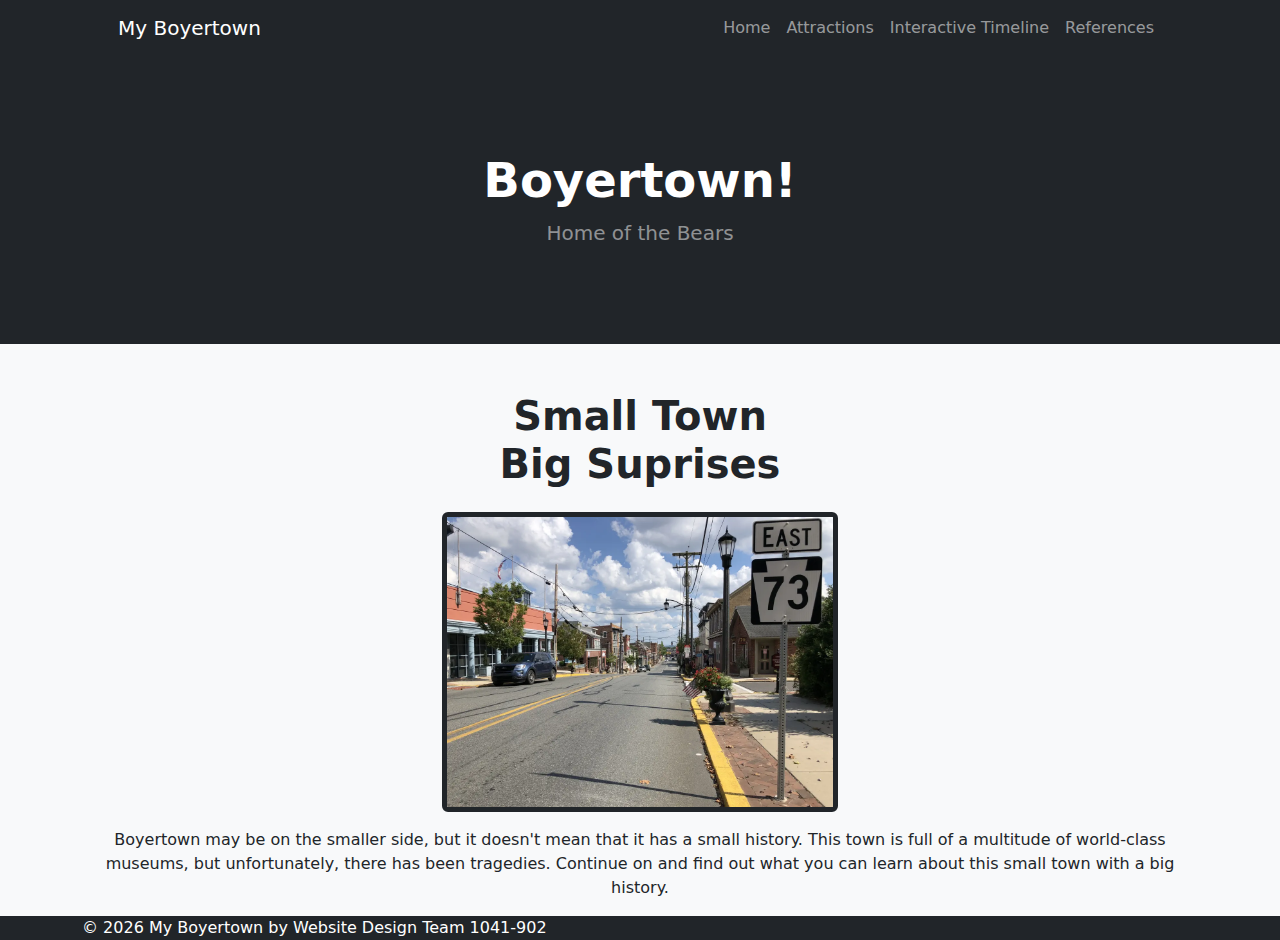
<file: index.html>
<!DOCTYPE html>
<html lang="en">

<head>
  <meta charset="utf-8" />
  <meta name="viewport" content="width=device-width, initial-scale=1, shrink-to-fit=no" />
  <meta name="description" content="" />
  <meta name="author" content="" />
  <title>My Boyertown</title>
  <!-- Favicon-->
  <link rel="icon" type="image/x-icon" href="assets/favicon.ico" />
  <!-- Bootstrap icons-->
  <link href="https://cdn.jsdelivr.net/npm/bootstrap-icons@1.5.0/font/bootstrap-icons.css" rel="stylesheet" />
  <!-- Bootstrap core CSS and core theme css-->
  <link rel="stylesheet" href="https://cdn.jsdelivr.net/npm/bootstrap@5.3.2/dist/css/bootstrap.min.css">
  <link rel="stylesheet" href="css/custom.css">
</head>

<body class="bg-light">
  <nav class="navbar navbar-expand-lg bg-dark navbar-dark">
    <div class="container px-5">
      <a class="navbar-brand" href="index.html">My Boyertown</a>
      <button class="navbar-toggler" type="button" data-bs-toggle="collapse" data-bs-target="#navbarSupportedContent"
        aria-controls="navbarSupportedContent" aria-expanded="false" aria-label="Toggle navigation">
        <span class="navbar-toggler-icon"></span>
      </button>
      <div class="collapse navbar-collapse" id="navbarSupportedContent">
        <ul class="navbar-nav ms-auto mb-2 mb-lg-0">
          <li class="nav-item">
            <a class="nav-link" href="index.html">Home</a>
          </li>
          <li class="nav-item">
            <a class="nav-link" href="attractions.html">Attractions</a>
          </li>
          <li class="nav-item">
            <a class="nav-link" href="timeline.html">Interactive Timeline</a>
          </li>
          <li class="nav-item">
            <a class="nav-link" href="references.html">References</a>
          </li>
        </ul>
      </div>
    </div>
  </nav>
  <main>
    <header>
      <div class="bg-dark py-5">
        <div class="container text-center my-5">
          <h1 class="display-5 text-white fw-bolder mb-2">Boyertown!</h1>
          <p class="lead fw-normal text-white-50 mb-4">Home of the Bears</p>
        </div>
      </div>
    </header>
    <section class="text-center" id="homePageContent">
      <div class="container mt-5">
        <h1 class="fw-bolder">Small Town<br>Big Suprises</h1>
        <img src="assets/images/Home - Main Street.webp" height="300px" class="m-3 rounded border-5 border-dark border">
        <p>Boyertown may be on the smaller side, but it doesn't mean that it has a small history. This town is full of a
          multitude of world-class museums, but unfortunately, there has been tragedies. Continue on and find out what
          you can learn about this small town with a big history.</p>
      </div>
    </section>
  </main>
  <footer>
    <div class="bg-dark text-white">
      <div class="container">
        <span>© 2026 My Boyertown by Website Design Team 1041-902</span>
      </div>
    </div>
  </footer>
  <!-- Bootstrap core JS-->
  <script src="https://cdn.jsdelivr.net/npm/bootstrap@5.2.3/dist/js/bootstrap.bundle.min.js"></script>
  <!-- Core theme JS-->
  <script src="js/scripts.js"></script>
</body>

</html>
</file>
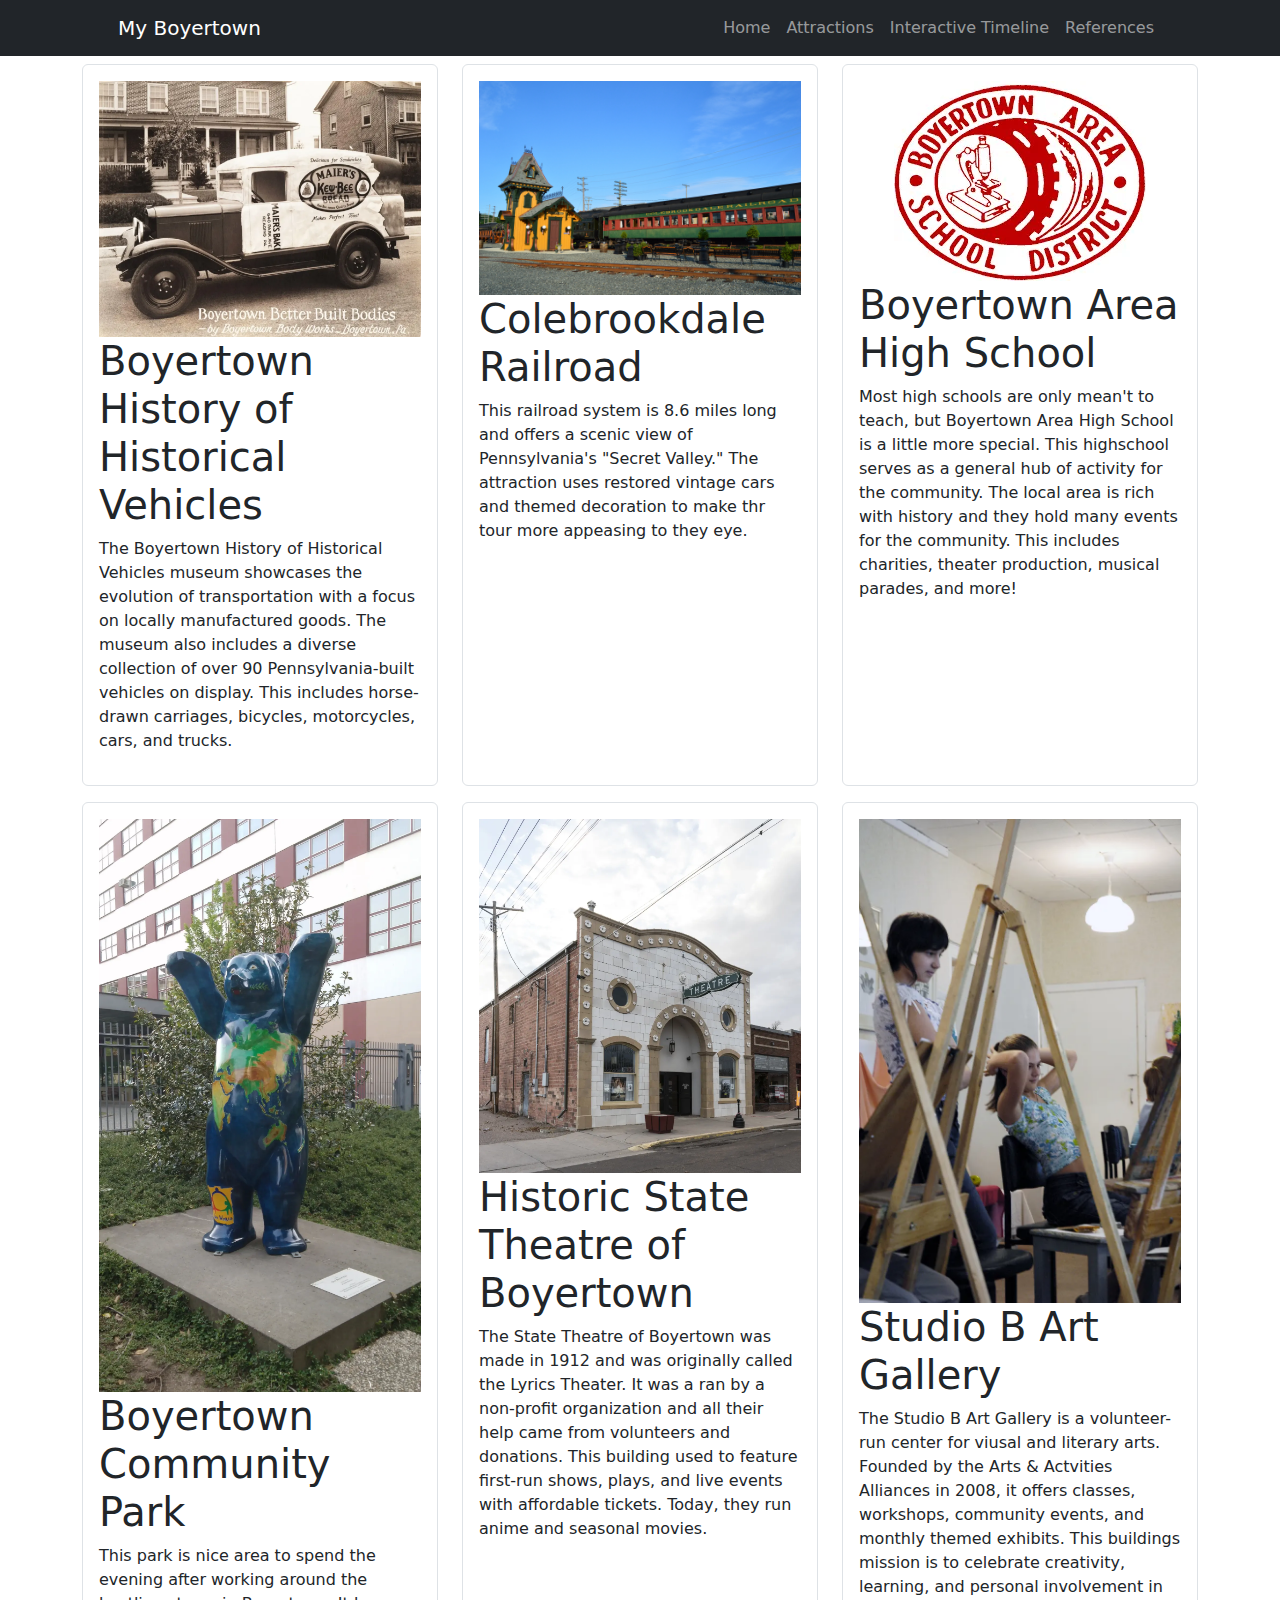
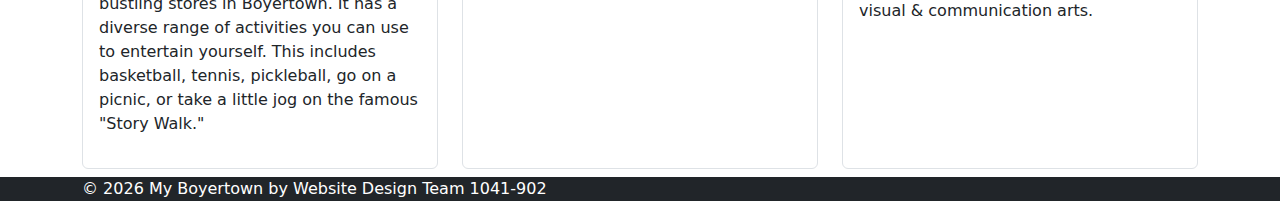
<file: attractions.html>
<!DOCTYPE html>
<html lang="en">

<head>
  <meta charset="utf-8" />
  <meta name="viewport" content="width=device-width, initial-scale=1, shrink-to-fit=no" />
  <meta name="description" content="" />
  <meta name="author" content="" />
  <title>My Boyertown</title>
  <!-- Favicon-->
  <link rel="icon" type="image/x-icon" href="assets/favicon.ico" />
  <!-- Bootstrap icons-->
  <link href="https://cdn.jsdelivr.net/npm/bootstrap-icons@1.5.0/font/bootstrap-icons.css" rel="stylesheet" />
  <!-- Bootstrap core CSS and core theme css-->
  <link rel="stylesheet" href="https://cdn.jsdelivr.net/npm/bootstrap@5.3.2/dist/css/bootstrap.min.css">
  <link rel="stylesheet" href="css/custom.css">
</head>

<body>
  <header>
    <nav class="navbar navbar-expand-lg bg-dark navbar-dark">
      <div class="container px-5">
        <a class="navbar-brand" href="index.html">My Boyertown</a>
        <button class="navbar-toggler" type="button" data-bs-toggle="collapse" data-bs-target="#navbarSupportedContent"
          aria-controls="navbarSupportedContent" aria-expanded="false" aria-label="Toggle navigation">
          <span class="navbar-toggler-icon"></span>
        </button>
        <div class="collapse navbar-collapse" id="navbarSupportedContent">
          <ul class="navbar-nav ms-auto mb-2 mb-lg-0">
            <li class="nav-item">
              <a class="nav-link" href="index.html">Home</a>
            </li>
            <li class="nav-item">
              <a class="nav-link" href="attractions.html">Attractions</a>
            </li>
            <li class="nav-item">
              <a class="nav-link" href="timeline.html">Interactive Timeline</a>
            </li>
            <li class="nav-item">
              <a class="nav-link" href="references.html">References</a>
            </li>
          </ul>
        </div>
      </div>
    </nav>
  </header>
  <main>
    <div>
      <div class="container">
        <div class="row">
          <div class="col-12 col-md-6 col-xl-4 my-2">
            <div class="border border-gray rounded p-3 h-100">
              <img src="assets/images/attractions/old vehicle (for Boyertown Museum of Historic Vehicles).webp"
                class="img-fluid d-block m-auto">
              <h1>Boyertown History of Historical Vehicles</h1>
              <p>The Boyertown History of Historical Vehicles museum showcases the evolution of transportation with a
                focus on locally manufactured goods. The museum also includes a diverse collection of over 90
                Pennsylvania-built vehicles on display. This includes horse-drawn carriages, bicycles, motorcycles,
                cars, and trucks.</p>
            </div>
          </div>
          <div class="col-12 col-md-6 col-xl-4 my-2">
            <div class="border border-gray rounded p-3 h-100">
              <img src="assets/images/attractions/Colebrookdale Railroad.webp" class="img-fluid d-block m-auto">
              <h1>Colebrookdale Railroad</h1>
              <p>This railroad system is 8.6 miles long and offers a scenic view of Pennsylvania's "Secret Valley." The
                attraction uses restored vintage cars and themed decoration to make thr tour more appeasing to they eye.
              </p>
            </div>
          </div>
          <div class="col-12 col-md-6 col-xl-4 my-2">
            <div class="border border-gray rounded p-3 h-100">
              <img src="assets/images/attractions/BASD seal (for high school).webp" class="img-fluid d-block m-auto">
              <h1>Boyertown Area High School</h1>
              <p>Most high schools are only mean't to teach, but Boyertown Area High School is a little more special.
                This highschool serves as a general hub of activity for the community. The local area is rich with
                history and they hold many events for the community. This includes charities, theater production,
                musical parades, and more!</p>
            </div>
          </div>
          <div class="col-12 col-md-6 col-xl-4 my-2">
            <div class="border border-gray rounded p-3 h-100">
              <img src="assets/images/attractions/bear statue.webp" class="img-fluid d-block m-auto">
              <h1>Boyertown Community Park</h1>
              <p>This park is nice area to spend the evening after working around the bustling stores in Boyertown. It
                has a diverse range of activities you can use to entertain yourself. This includes basketball, tennis,
                pickleball, go on a picnic, or take a little jog on the famous "Story Walk."</p>
            </div>
          </div>
          <div class="col-12 col-md-6 col-xl-4 my-2">
            <div class="border border-gray rounded p-3 h-100">
              <img src="assets/images/attractions/movie theater (for State Theatre).webp"
                class="img-fluid d-block m-auto">
              <h1>Historic State Theatre of Boyertown</h1>
              <p>The State Theatre of Boyertown was made in 1912 and was originally called the Lyrics Theater. It was a
                ran by a non-profit organization and all their help came from volunteers and donations. This building
                used to feature first-run shows, plays, and live events with affordable tickets. Today, they run anime
                and seasonal movies.</p>
            </div>
          </div>
          <div class="col-12 col-md-6 col-xl-4 my-2">
            <div class="border border-gray rounded p-3 h-100">
              <img src="assets/images/attractions/art studio (for Studio B).webp" class="img-fluid d-block m-auto">
              <h1>Studio B Art Gallery</h1>
              <p>The Studio B Art Gallery is a volunteer-run center for viusal and literary arts. Founded by the Arts &
                Actvities Alliances in 2008, it offers classes, workshops, community events, and monthly themed
                exhibits. This buildings mission is to celebrate creativity, learning, and personal involvement in
                visual & communication arts.</p>
            </div>
          </div>
        </div>
      </div>
    </div>
  </main>
  <footer>
    <div class="bg-dark text-white">
      <div class="container">
        <span>© 2026 My Boyertown by Website Design Team 1041-902</span>
      </div>
    </div>
  </footer>
  <!-- Bootstrap core JS-->
  <script src="https://cdn.jsdelivr.net/npm/bootstrap@5.2.3/dist/js/bootstrap.bundle.min.js"></script>
  <!-- Core theme JS-->
  <script src="js/scripts.js"></script>
</body>

</html>
</file>
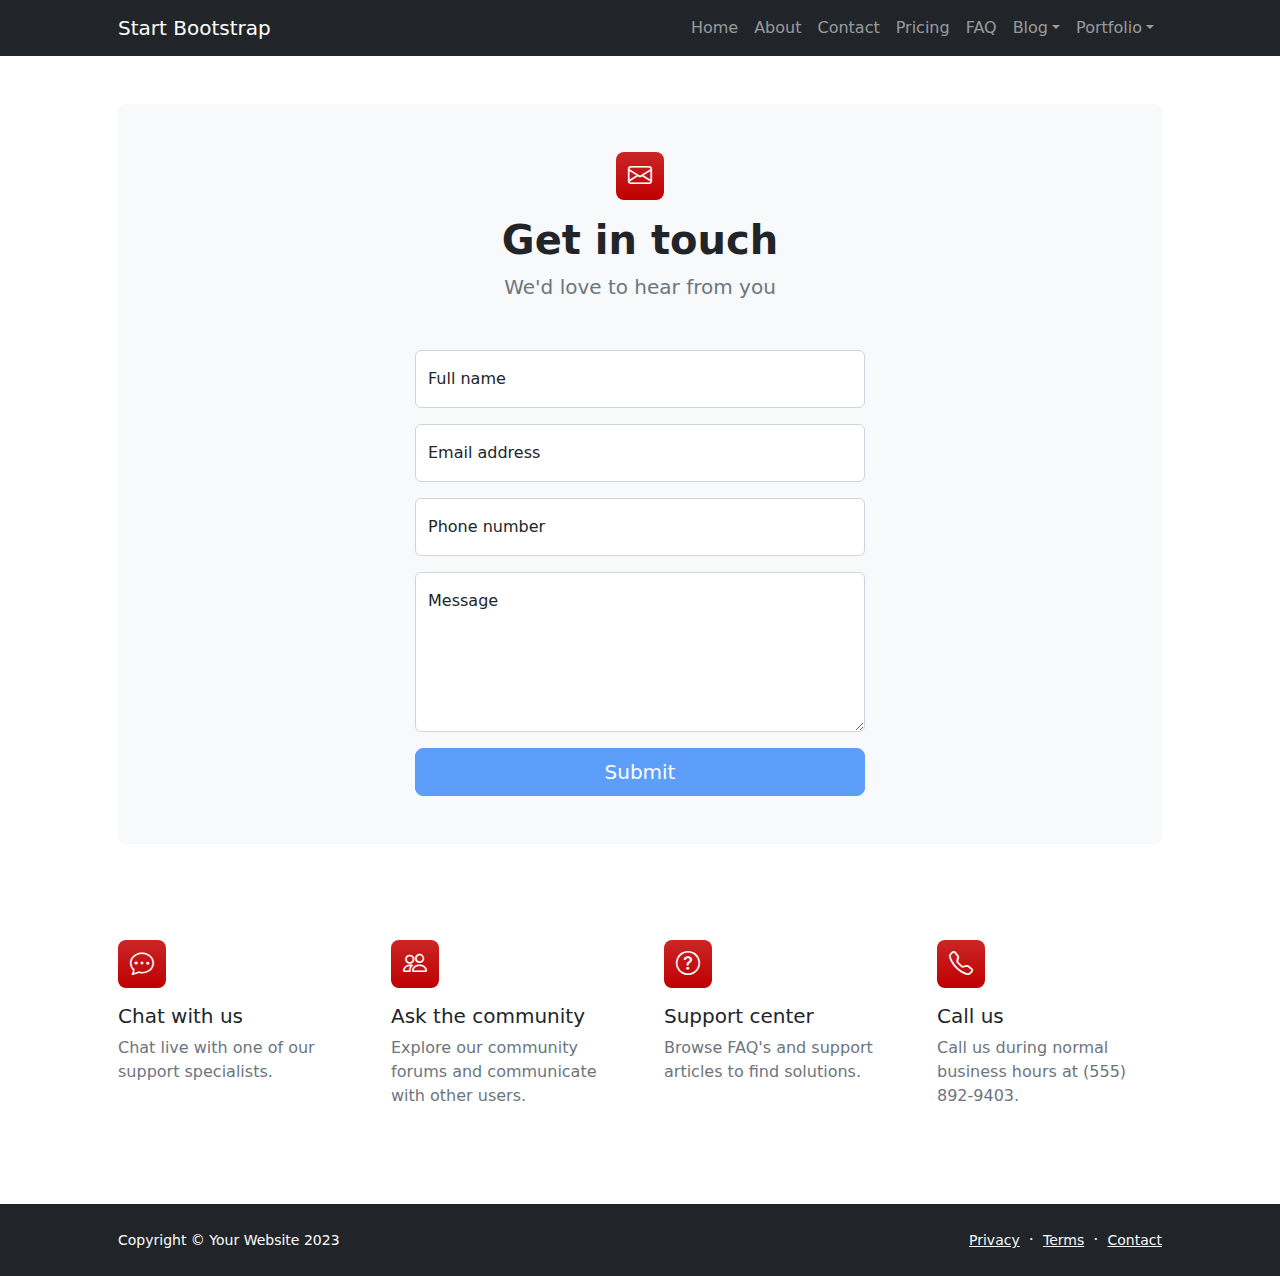
<file: contact.html>
<!DOCTYPE html>
<html lang="en">
    <head>
        <meta charset="utf-8" />
        <meta name="viewport" content="width=device-width, initial-scale=1, shrink-to-fit=no" />
        <meta name="description" content />
        <meta name="author" content />
        <title>Modern Business - Start Bootstrap Template</title>
        <!-- Favicon-->
        <link rel="icon" type="image/x-icon" href="assets/favicon.ico" />
        <!-- Bootstrap icons-->
        <link href="https://cdn.jsdelivr.net/npm/bootstrap-icons@1.5.0/font/bootstrap-icons.css" rel="stylesheet" />
        <!-- Core theme CSS (includes Bootstrap)-->
        <link href="css/styles.css" rel="stylesheet" />
    </head>
    <body class="d-flex flex-column">
        <main class="flex-shrink-0">
            <!-- Navigation-->
            <nav class="navbar navbar-expand-lg navbar-dark bg-dark">
                <div class="container px-5">
                    <a class="navbar-brand" href="index.html">Start Bootstrap</a>
                    <button class="navbar-toggler" type="button" data-bs-toggle="collapse" data-bs-target="#navbarSupportedContent" aria-controls="navbarSupportedContent" aria-expanded="false" aria-label="Toggle navigation"><span class="navbar-toggler-icon"></span></button>
                    <div class="collapse navbar-collapse" id="navbarSupportedContent">
                        <ul class="navbar-nav ms-auto mb-2 mb-lg-0">
                            <li class="nav-item"><a class="nav-link" href="index.html">Home</a></li>
                            <li class="nav-item"><a class="nav-link" href="about.html">About</a></li>
                            <li class="nav-item"><a class="nav-link" href="contact.html">Contact</a></li>
                            <li class="nav-item"><a class="nav-link" href="pricing.html">Pricing</a></li>
                            <li class="nav-item"><a class="nav-link" href="faq.html">FAQ</a></li>
                            <li class="nav-item dropdown">
                                <a class="nav-link dropdown-toggle" id="navbarDropdownBlog" href="#" role="button" data-bs-toggle="dropdown" aria-expanded="false">Blog</a>
                                <ul class="dropdown-menu dropdown-menu-end" aria-labelledby="navbarDropdownBlog">
                                    <li><a class="dropdown-item" href="blog-home.html">Blog Home</a></li>
                                    <li><a class="dropdown-item" href="blog-post.html">Blog Post</a></li>
                                </ul>
                            </li>
                            <li class="nav-item dropdown">
                                <a class="nav-link dropdown-toggle" id="navbarDropdownPortfolio" href="#" role="button" data-bs-toggle="dropdown" aria-expanded="false">Portfolio</a>
                                <ul class="dropdown-menu dropdown-menu-end" aria-labelledby="navbarDropdownPortfolio">
                                    <li><a class="dropdown-item" href="portfolio-overview.html">Portfolio Overview</a></li>
                                    <li><a class="dropdown-item" href="portfolio-item.html">Portfolio Item</a></li>
                                </ul>
                            </li>
                        </ul>
                    </div>
                </div>
            </nav>
            <!-- Page content-->
            <section class="py-5">
                <div class="container px-5">
                    <!-- Contact form-->
                    <div class="bg-light rounded-3 py-5 px-4 px-md-5 mb-5">
                        <div class="text-center mb-5">
                            <div class="feature bg-primary bg-gradient text-white rounded-3 mb-3"><i class="bi bi-envelope"></i></div>
                            <h1 class="fw-bolder">Get in touch</h1>
                            <p class="lead fw-normal text-muted mb-0">We'd love to hear from you</p>
                        </div>
                        <div class="row gx-5 justify-content-center">
                            <div class="col-lg-8 col-xl-6">
                                <!-- * * * * * * * * * * * * * * *-->
                                <!-- * * SB Forms Contact Form * *-->
                                <!-- * * * * * * * * * * * * * * *-->
                                <!-- This form is pre-integrated with SB Forms.-->
                                <!-- To make this form functional, sign up at-->
                                <!-- https://startbootstrap.com/solution/contact-forms-->
                                <!-- to get an API token!-->
                                <form id="contactForm" data-sb-form-api-token="API_TOKEN">
                                    <!-- Name input-->
                                    <div class="form-floating mb-3">
                                        <input class="form-control" id="name" type="text" placeholder="Enter your name..." data-sb-validations="required" />
                                        <label for="name">Full name</label>
                                        <div class="invalid-feedback" data-sb-feedback="name:required">A name is required.</div>
                                    </div>
                                    <!-- Email address input-->
                                    <div class="form-floating mb-3">
                                        <input class="form-control" id="email" type="email" placeholder="name@example.com" data-sb-validations="required,email" />
                                        <label for="email">Email address</label>
                                        <div class="invalid-feedback" data-sb-feedback="email:required">An email is required.</div>
                                        <div class="invalid-feedback" data-sb-feedback="email:email">Email is not valid.</div>
                                    </div>
                                    <!-- Phone number input-->
                                    <div class="form-floating mb-3">
                                        <input class="form-control" id="phone" type="tel" placeholder="(123) 456-7890" data-sb-validations="required" />
                                        <label for="phone">Phone number</label>
                                        <div class="invalid-feedback" data-sb-feedback="phone:required">A phone number is required.</div>
                                    </div>
                                    <!-- Message input-->
                                    <div class="form-floating mb-3">
                                        <textarea class="form-control" id="message" type="text" placeholder="Enter your message here..." style="height: 10rem" data-sb-validations="required"></textarea>
                                        <label for="message">Message</label>
                                        <div class="invalid-feedback" data-sb-feedback="message:required">A message is required.</div>
                                    </div>
                                    <!-- Submit success message-->
                                    <!---->
                                    <!-- This is what your users will see when the form-->
                                    <!-- has successfully submitted-->
                                    <div class="d-none" id="submitSuccessMessage">
                                        <div class="text-center mb-3">
                                            <div class="fw-bolder">Form submission successful!</div>
                                            To activate this form, sign up at
                                            <br />
                                            <a href="https://startbootstrap.com/solution/contact-forms">https://startbootstrap.com/solution/contact-forms</a>
                                        </div>
                                    </div>
                                    <!-- Submit error message-->
                                    <!---->
                                    <!-- This is what your users will see when there is-->
                                    <!-- an error submitting the form-->
                                    <div class="d-none" id="submitErrorMessage"><div class="text-center text-danger mb-3">Error sending message!</div></div>
                                    <!-- Submit Button-->
                                    <div class="d-grid"><button class="btn btn-primary btn-lg disabled" id="submitButton" type="submit">Submit</button></div>
                                </form>
                            </div>
                        </div>
                    </div>
                    <!-- Contact cards-->
                    <div class="row gx-5 row-cols-2 row-cols-lg-4 py-5">
                        <div class="col">
                            <div class="feature bg-primary bg-gradient text-white rounded-3 mb-3"><i class="bi bi-chat-dots"></i></div>
                            <div class="h5 mb-2">Chat with us</div>
                            <p class="text-muted mb-0">Chat live with one of our support specialists.</p>
                        </div>
                        <div class="col">
                            <div class="feature bg-primary bg-gradient text-white rounded-3 mb-3"><i class="bi bi-people"></i></div>
                            <div class="h5">Ask the community</div>
                            <p class="text-muted mb-0">Explore our community forums and communicate with other users.</p>
                        </div>
                        <div class="col">
                            <div class="feature bg-primary bg-gradient text-white rounded-3 mb-3"><i class="bi bi-question-circle"></i></div>
                            <div class="h5">Support center</div>
                            <p class="text-muted mb-0">Browse FAQ's and support articles to find solutions.</p>
                        </div>
                        <div class="col">
                            <div class="feature bg-primary bg-gradient text-white rounded-3 mb-3"><i class="bi bi-telephone"></i></div>
                            <div class="h5">Call us</div>
                            <p class="text-muted mb-0">Call us during normal business hours at (555) 892-9403.</p>
                        </div>
                    </div>
                </div>
            </section>
        </main>
        <!-- Footer-->
        <footer class="bg-dark py-4 mt-auto">
            <div class="container px-5">
                <div class="row align-items-center justify-content-between flex-column flex-sm-row">
                    <div class="col-auto"><div class="small m-0 text-white">Copyright &copy; Your Website 2023</div></div>
                    <div class="col-auto">
                        <a class="link-light small" href="#!">Privacy</a>
                        <span class="text-white mx-1">&middot;</span>
                        <a class="link-light small" href="#!">Terms</a>
                        <span class="text-white mx-1">&middot;</span>
                        <a class="link-light small" href="#!">Contact</a>
                    </div>
                </div>
            </div>
        </footer>
        <!-- Bootstrap core JS-->
        <script src="https://cdn.jsdelivr.net/npm/bootstrap@5.2.3/dist/js/bootstrap.bundle.min.js"></script>
        <!-- Core theme JS-->
        <script src="js/scripts.js"></script>
        <!-- * * * * * * * * * * * * * * * * * * * * * * * * * * * * * * * * * * * * * * * *-->
        <!-- * *                               SB Forms JS                               * *-->
        <!-- * * Activate your form at https://startbootstrap.com/solution/contact-forms * *-->
        <!-- * * * * * * * * * * * * * * * * * * * * * * * * * * * * * * * * * * * * * * * *-->
        <script src="https://cdn.startbootstrap.com/sb-forms-latest.js"></script>
    </body>
</html>
</file>
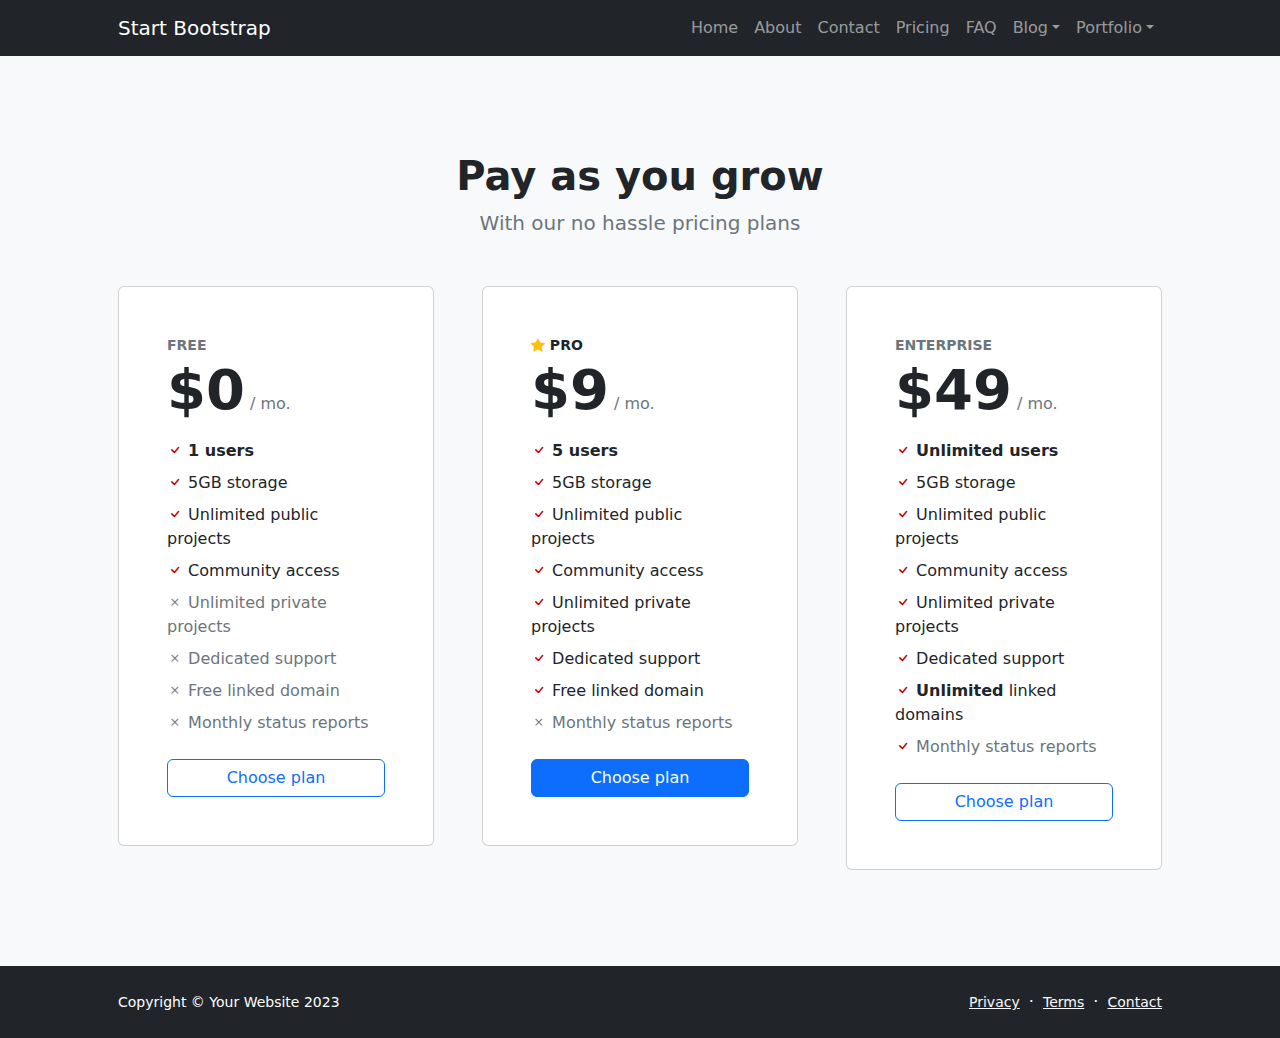
<file: pricing.html>
<!DOCTYPE html>
<html lang="en">
    <head>
        <meta charset="utf-8" />
        <meta name="viewport" content="width=device-width, initial-scale=1, shrink-to-fit=no" />
        <meta name="description" content="" />
        <meta name="author" content="" />
        <title>Modern Business - Start Bootstrap Template</title>
        <!-- Favicon-->
        <link rel="icon" type="image/x-icon" href="assets/favicon.ico" />
        <!-- Bootstrap icons-->
        <link href="https://cdn.jsdelivr.net/npm/bootstrap-icons@1.5.0/font/bootstrap-icons.css" rel="stylesheet" />
        <!-- Core theme CSS (includes Bootstrap)-->
        <link href="css/styles.css" rel="stylesheet" />
    </head>
    <body class="d-flex flex-column">
        <main class="flex-shrink-0">
            <!-- Navigation-->
            <nav class="navbar navbar-expand-lg navbar-dark bg-dark">
                <div class="container px-5">
                    <a class="navbar-brand" href="index.html">Start Bootstrap</a>
                    <button class="navbar-toggler" type="button" data-bs-toggle="collapse" data-bs-target="#navbarSupportedContent" aria-controls="navbarSupportedContent" aria-expanded="false" aria-label="Toggle navigation"><span class="navbar-toggler-icon"></span></button>
                    <div class="collapse navbar-collapse" id="navbarSupportedContent">
                        <ul class="navbar-nav ms-auto mb-2 mb-lg-0">
                            <li class="nav-item"><a class="nav-link" href="index.html">Home</a></li>
                            <li class="nav-item"><a class="nav-link" href="about.html">About</a></li>
                            <li class="nav-item"><a class="nav-link" href="contact.html">Contact</a></li>
                            <li class="nav-item"><a class="nav-link" href="pricing.html">Pricing</a></li>
                            <li class="nav-item"><a class="nav-link" href="faq.html">FAQ</a></li>
                            <li class="nav-item dropdown">
                                <a class="nav-link dropdown-toggle" id="navbarDropdownBlog" href="#" role="button" data-bs-toggle="dropdown" aria-expanded="false">Blog</a>
                                <ul class="dropdown-menu dropdown-menu-end" aria-labelledby="navbarDropdownBlog">
                                    <li><a class="dropdown-item" href="blog-home.html">Blog Home</a></li>
                                    <li><a class="dropdown-item" href="blog-post.html">Blog Post</a></li>
                                </ul>
                            </li>
                            <li class="nav-item dropdown">
                                <a class="nav-link dropdown-toggle" id="navbarDropdownPortfolio" href="#" role="button" data-bs-toggle="dropdown" aria-expanded="false">Portfolio</a>
                                <ul class="dropdown-menu dropdown-menu-end" aria-labelledby="navbarDropdownPortfolio">
                                    <li><a class="dropdown-item" href="portfolio-overview.html">Portfolio Overview</a></li>
                                    <li><a class="dropdown-item" href="portfolio-item.html">Portfolio Item</a></li>
                                </ul>
                            </li>
                        </ul>
                    </div>
                </div>
            </nav>
            <!-- Pricing section-->
            <section class="bg-light py-5">
                <div class="container px-5 my-5">
                    <div class="text-center mb-5">
                        <h1 class="fw-bolder">Pay as you grow</h1>
                        <p class="lead fw-normal text-muted mb-0">With our no hassle pricing plans</p>
                    </div>
                    <div class="row gx-5 justify-content-center">
                        <!-- Pricing card free-->
                        <div class="col-lg-6 col-xl-4">
                            <div class="card mb-5 mb-xl-0">
                                <div class="card-body p-5">
                                    <div class="small text-uppercase fw-bold text-muted">Free</div>
                                    <div class="mb-3">
                                        <span class="display-4 fw-bold">$0</span>
                                        <span class="text-muted">/ mo.</span>
                                    </div>
                                    <ul class="list-unstyled mb-4">
                                        <li class="mb-2">
                                            <i class="bi bi-check text-primary"></i>
                                            <strong>1 users</strong>
                                        </li>
                                        <li class="mb-2">
                                            <i class="bi bi-check text-primary"></i>
                                            5GB storage
                                        </li>
                                        <li class="mb-2">
                                            <i class="bi bi-check text-primary"></i>
                                            Unlimited public projects
                                        </li>
                                        <li class="mb-2">
                                            <i class="bi bi-check text-primary"></i>
                                            Community access
                                        </li>
                                        <li class="mb-2 text-muted">
                                            <i class="bi bi-x"></i>
                                            Unlimited private projects
                                        </li>
                                        <li class="mb-2 text-muted">
                                            <i class="bi bi-x"></i>
                                            Dedicated support
                                        </li>
                                        <li class="mb-2 text-muted">
                                            <i class="bi bi-x"></i>
                                            Free linked domain
                                        </li>
                                        <li class="text-muted">
                                            <i class="bi bi-x"></i>
                                            Monthly status reports
                                        </li>
                                    </ul>
                                    <div class="d-grid"><a class="btn btn-outline-primary" href="#!">Choose plan</a></div>
                                </div>
                            </div>
                        </div>
                        <!-- Pricing card pro-->
                        <div class="col-lg-6 col-xl-4">
                            <div class="card mb-5 mb-xl-0">
                                <div class="card-body p-5">
                                    <div class="small text-uppercase fw-bold">
                                        <i class="bi bi-star-fill text-warning"></i>
                                        Pro
                                    </div>
                                    <div class="mb-3">
                                        <span class="display-4 fw-bold">$9</span>
                                        <span class="text-muted">/ mo.</span>
                                    </div>
                                    <ul class="list-unstyled mb-4">
                                        <li class="mb-2">
                                            <i class="bi bi-check text-primary"></i>
                                            <strong>5 users</strong>
                                        </li>
                                        <li class="mb-2">
                                            <i class="bi bi-check text-primary"></i>
                                            5GB storage
                                        </li>
                                        <li class="mb-2">
                                            <i class="bi bi-check text-primary"></i>
                                            Unlimited public projects
                                        </li>
                                        <li class="mb-2">
                                            <i class="bi bi-check text-primary"></i>
                                            Community access
                                        </li>
                                        <li class="mb-2">
                                            <i class="bi bi-check text-primary"></i>
                                            Unlimited private projects
                                        </li>
                                        <li class="mb-2">
                                            <i class="bi bi-check text-primary"></i>
                                            Dedicated support
                                        </li>
                                        <li class="mb-2">
                                            <i class="bi bi-check text-primary"></i>
                                            Free linked domain
                                        </li>
                                        <li class="text-muted">
                                            <i class="bi bi-x"></i>
                                            Monthly status reports
                                        </li>
                                    </ul>
                                    <div class="d-grid"><a class="btn btn-primary" href="#!">Choose plan</a></div>
                                </div>
                            </div>
                        </div>
                        <!-- Pricing card enterprise-->
                        <div class="col-lg-6 col-xl-4">
                            <div class="card">
                                <div class="card-body p-5">
                                    <div class="small text-uppercase fw-bold text-muted">Enterprise</div>
                                    <div class="mb-3">
                                        <span class="display-4 fw-bold">$49</span>
                                        <span class="text-muted">/ mo.</span>
                                    </div>
                                    <ul class="list-unstyled mb-4">
                                        <li class="mb-2">
                                            <i class="bi bi-check text-primary"></i>
                                            <strong>Unlimited users</strong>
                                        </li>
                                        <li class="mb-2">
                                            <i class="bi bi-check text-primary"></i>
                                            5GB storage
                                        </li>
                                        <li class="mb-2">
                                            <i class="bi bi-check text-primary"></i>
                                            Unlimited public projects
                                        </li>
                                        <li class="mb-2">
                                            <i class="bi bi-check text-primary"></i>
                                            Community access
                                        </li>
                                        <li class="mb-2">
                                            <i class="bi bi-check text-primary"></i>
                                            Unlimited private projects
                                        </li>
                                        <li class="mb-2">
                                            <i class="bi bi-check text-primary"></i>
                                            Dedicated support
                                        </li>
                                        <li class="mb-2">
                                            <i class="bi bi-check text-primary"></i>
                                            <strong>Unlimited</strong>
                                            linked domains
                                        </li>
                                        <li class="text-muted">
                                            <i class="bi bi-check text-primary"></i>
                                            Monthly status reports
                                        </li>
                                    </ul>
                                    <div class="d-grid"><a class="btn btn-outline-primary" href="#!">Choose plan</a></div>
                                </div>
                            </div>
                        </div>
                    </div>
                </div>
            </section>
        </main>
        <!-- Footer-->
        <footer class="bg-dark py-4 mt-auto">
            <div class="container px-5">
                <div class="row align-items-center justify-content-between flex-column flex-sm-row">
                    <div class="col-auto"><div class="small m-0 text-white">Copyright &copy; Your Website 2023</div></div>
                    <div class="col-auto">
                        <a class="link-light small" href="#!">Privacy</a>
                        <span class="text-white mx-1">&middot;</span>
                        <a class="link-light small" href="#!">Terms</a>
                        <span class="text-white mx-1">&middot;</span>
                        <a class="link-light small" href="#!">Contact</a>
                    </div>
                </div>
            </div>
        </footer>
        <!-- Bootstrap core JS-->
        <script src="https://cdn.jsdelivr.net/npm/bootstrap@5.2.3/dist/js/bootstrap.bundle.min.js"></script>
        <!-- Core theme JS-->
        <script src="js/scripts.js"></script>
    </body>
</html>
</file>
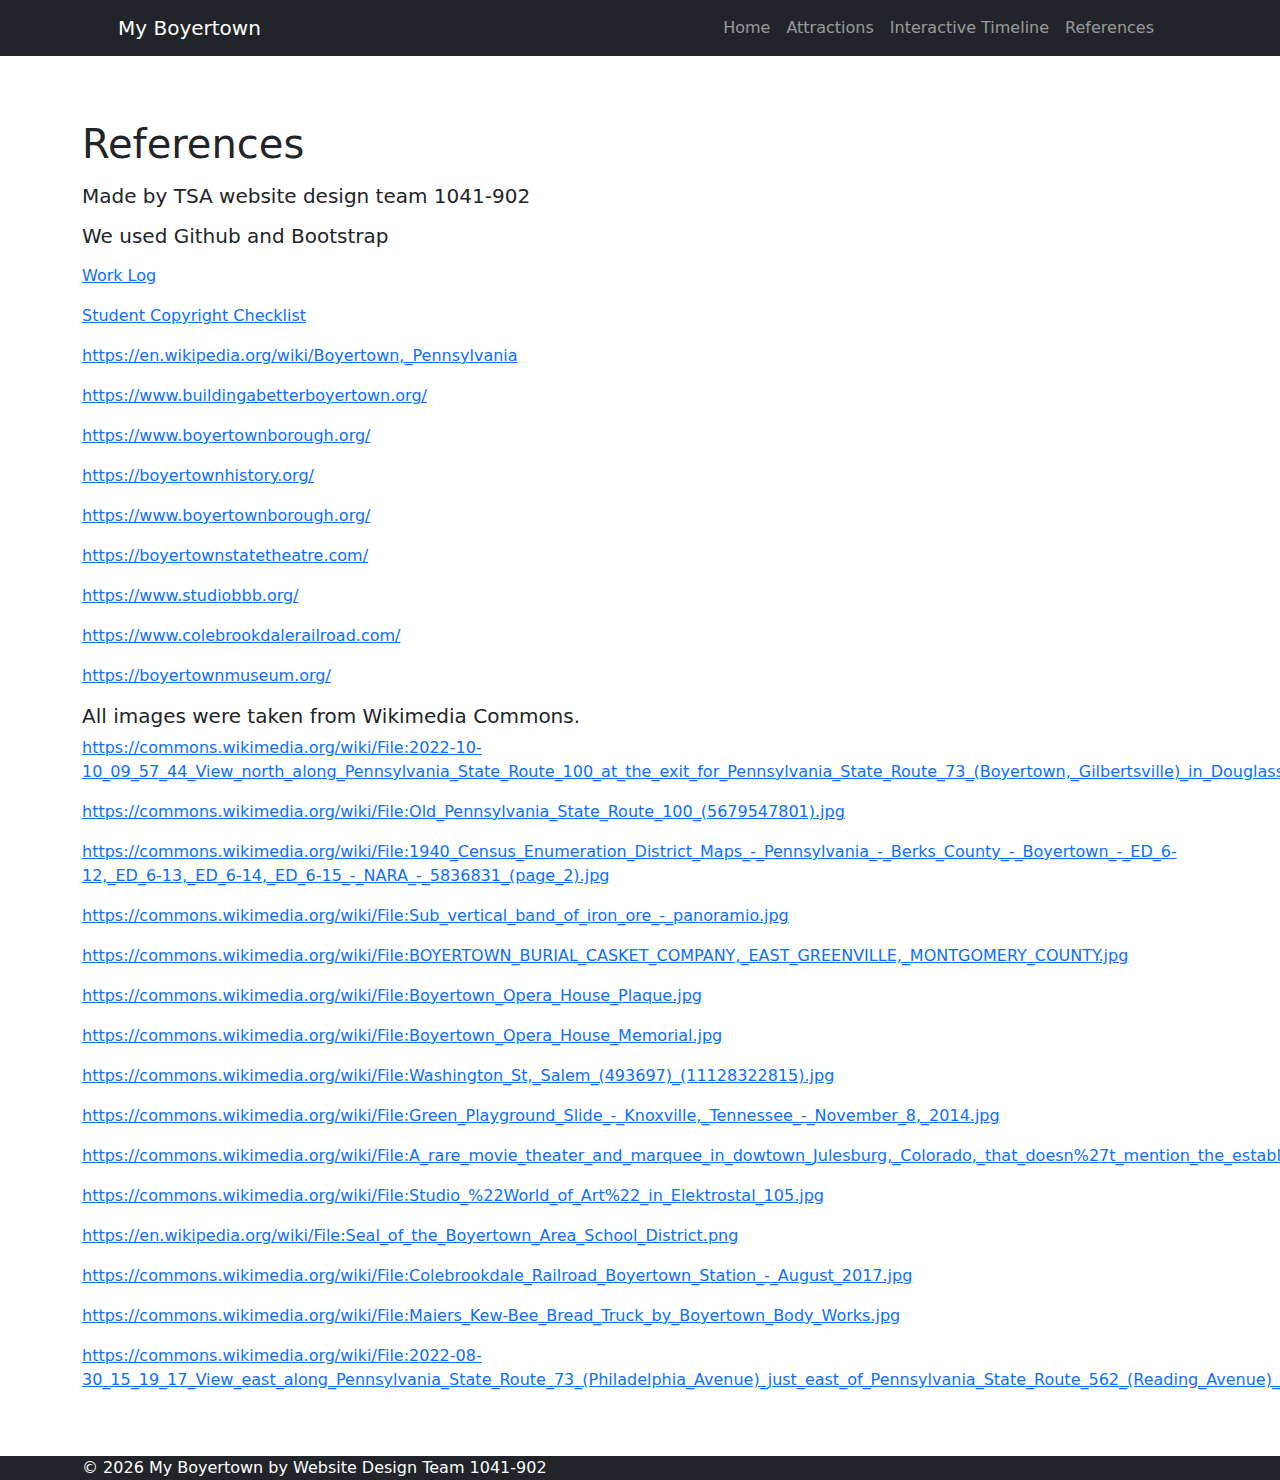
<file: references.html>
<!DOCTYPE html>
<html lang="en">

<head>
  <meta charset="utf-8" />
  <meta name="viewport" content="width=device-width, initial-scale=1, shrink-to-fit=no" />
  <meta name="description" content="" />
  <meta name="author" content="" />
  <title>My Boyertown</title>
  <!-- Favicon-->
  <link rel="icon" type="image/x-icon" href="assets/favicon.ico" />
  <!-- Bootstrap icons-->
  <link href="https://cdn.jsdelivr.net/npm/bootstrap-icons@1.5.0/font/bootstrap-icons.css" rel="stylesheet" />
  <!-- Bootstrap core CSS and core theme css-->
  <link rel="stylesheet" href="https://cdn.jsdelivr.net/npm/bootstrap@5.3.2/dist/css/bootstrap.min.css">
  <link rel="stylesheet" href="css/custom.css">
</head>

<body>
  <header>
    <nav class="navbar navbar-expand-lg bg-dark navbar-dark">
      <div class="container px-5">
        <a class="navbar-brand" href="index.html">My Boyertown</a>
        <button class="navbar-toggler" type="button" data-bs-toggle="collapse" data-bs-target="#navbarSupportedContent"
          aria-controls="navbarSupportedContent" aria-expanded="false" aria-label="Toggle navigation">
          <span class="navbar-toggler-icon"></span>
        </button>
        <div class="collapse navbar-collapse" id="navbarSupportedContent">
          <ul class="navbar-nav ms-auto mb-2 mb-lg-0">
            <li class="nav-item">
              <a class="nav-link" href="index.html">Home</a>
            </li>
            <li class="nav-item">
              <a class="nav-link" href="attractions.html">Attractions</a>
            </li>
            <li class="nav-item">
              <a class="nav-link" href="timeline.html">Interactive Timeline</a>
            </li>
            <li class="nav-item">
              <a class="nav-link" href="references.html">References</a>
            </li>
          </ul>
        </div>
      </div>
    </nav>
  </header>
  <main>
    <div class="py-5">
      <div class="container">
        <p>
        <h1>References</h1>
        </p>
        <p><h5>Made by TSA website design team 1041-902</h5></p>
        <p>
        <h5>We used Github and Bootstrap</h5>
        </p>
        <p><a href="assets/Work Log.pdf" target="_blank">Work Log</a></p>
        <p><a href="assets/Student Copyright Checklist.pdf" target="_blank">Student Copyright Checklist</a></p>
        <p><a href="https://en.wikipedia.org/wiki/Boyertown,_Pennsylvania"
            target="_blank">https://en.wikipedia.org/wiki/Boyertown,_Pennsylvania</a></p>
        <p><a href="https://www.buildingabetterboyertown.org/"
            target="_blank">https://www.buildingabetterboyertown.org/</a></p>
        <p><a href="https://www.boyertownborough.org/" target="_blank">https://www.boyertownborough.org/</a></p>
        <p><a href="https://boyertownhistory.org/" target="_blank">https://boyertownhistory.org/</a></p>
        <p><a href="https://www.boyertownborough.org/" target="_blank">https://www.boyertownborough.org/</a></p>
        <p><a href="https://boyertownstatetheatre.com/" target="_blank">https://boyertownstatetheatre.com/</a></p>
        <p><a href="https://www.studiobbb.org/" target="_blank">https://www.studiobbb.org/</a></p>
        <p><a href="https://www.colebrookdalerailroad.com/" target="_blank">https://www.colebrookdalerailroad.com/</a>
        </p>
        <p><a href="https://boyertownmuseum.org/" target="_blank">https://boyertownmuseum.org/</a></p>
        <h5>All images were taken from Wikimedia Commons.</h5>
        <p><a
            href="https://commons.wikimedia.org/wiki/File:2022-10-10_09_57_44_View_north_along_Pennsylvania_State_Route_100_at_the_exit_for_Pennsylvania_State_Route_73_(Boyertown,_Gilbertsville)_in_Douglass_Township,_Montgomery_County,_Pennsylvania.jpg"
            target="_blank">https://commons.wikimedia.org/wiki/File:2022-10-10_09_57_44_View_north_along_Pennsylvania_State_Route_100_at_the_exit_for_Pennsylvania_State_Route_73_(Boyertown,_Gilbertsville)_in_Douglass_Township,_Montgomery_County,_Pennsylvania.jpg</a>
        </p>
        <p><a href="https://commons.wikimedia.org/wiki/File:Old_Pennsylvania_State_Route_100_(5679547801).jpg"
            target="_blank">https://commons.wikimedia.org/wiki/File:Old_Pennsylvania_State_Route_100_(5679547801).jpg</a>
        </p>
        <p><a
            href="https://commons.wikimedia.org/wiki/File:1940_Census_Enumeration_District_Maps_-_Pennsylvania_-_Berks_County_-_Boyertown_-_ED_6-12,_ED_6-13,_ED_6-14,_ED_6-15_-_NARA_-_5836831_(page_2).jpg"
            target="_blank">https://commons.wikimedia.org/wiki/File:1940_Census_Enumeration_District_Maps_-_Pennsylvania_-_Berks_County_-_Boyertown_-_ED_6-12,_ED_6-13,_ED_6-14,_ED_6-15_-_NARA_-_5836831_(page_2).jpg</a>
        </p>
        <p><a href="https://commons.wikimedia.org/wiki/File:Sub_vertical_band_of_iron_ore_-_panoramio.jpg"
            target="_blank">https://commons.wikimedia.org/wiki/File:Sub_vertical_band_of_iron_ore_-_panoramio.jpg</a>
        </p>
        <p><a
            href="https://commons.wikimedia.org/wiki/File:BOYERTOWN_BURIAL_CASKET_COMPANY,_EAST_GREENVILLE,_MONTGOMERY_COUNTY.jpg"
            target="_blank">https://commons.wikimedia.org/wiki/File:BOYERTOWN_BURIAL_CASKET_COMPANY,_EAST_GREENVILLE,_MONTGOMERY_COUNTY.jpg</a>
        </p>
        <p><a href="https://commons.wikimedia.org/wiki/File:Boyertown_Opera_House_Plaque.jpg"
            target="_blank">https://commons.wikimedia.org/wiki/File:Boyertown_Opera_House_Plaque.jpg</a></p>
        <p><a href="https://commons.wikimedia.org/wiki/File:Boyertown_Opera_House_Memorial.jpg"
            target="_blank">https://commons.wikimedia.org/wiki/File:Boyertown_Opera_House_Memorial.jpg</a></p>
        <p><a href="https://commons.wikimedia.org/wiki/File:Washington_St,_Salem_(493697)_(11128322815).jpg"
            target="_blank">https://commons.wikimedia.org/wiki/File:Washington_St,_Salem_(493697)_(11128322815).jpg</a>
        </p>
        <p><a
            href="https://commons.wikimedia.org/wiki/File:Green_Playground_Slide_-_Knoxville,_Tennessee_-_November_8,_2014.jpg"
            target="_blank">https://commons.wikimedia.org/wiki/File:Green_Playground_Slide_-_Knoxville,_Tennessee_-_November_8,_2014.jpg</a>
        </p>
        <p><a
            href="https://commons.wikimedia.org/wiki/File:A_rare_movie_theater_and_marquee_in_dowtown_Julesburg,_Colorado,_that_doesn%27t_mention_the_establishment%27s_name_LCCN2015633077.tif"
            target="_blank">https://commons.wikimedia.org/wiki/File:A_rare_movie_theater_and_marquee_in_dowtown_Julesburg,_Colorado,_that_doesn%27t_mention_the_establishment%27s_name_LCCN2015633077.tif</a>
        </p>
        <p><a href="https://commons.wikimedia.org/wiki/File:Studio_%22World_of_Art%22_in_Elektrostal_105.jpg"
            target="_blank">https://commons.wikimedia.org/wiki/File:Studio_%22World_of_Art%22_in_Elektrostal_105.jpg</a>
        </p>
        <p><a href="https://en.wikipedia.org/wiki/File:Seal_of_the_Boyertown_Area_School_District.png"
            target="_blank">https://en.wikipedia.org/wiki/File:Seal_of_the_Boyertown_Area_School_District.png</a></p>
        <p><a href="https://commons.wikimedia.org/wiki/File:Colebrookdale_Railroad_Boyertown_Station_-_August_2017.jpg"
            target="_blank">https://commons.wikimedia.org/wiki/File:Colebrookdale_Railroad_Boyertown_Station_-_August_2017.jpg</a>
        </p>
        <p><a href="https://commons.wikimedia.org/wiki/File:Maiers_Kew-Bee_Bread_Truck_by_Boyertown_Body_Works.jpg"
            target="_blank">https://commons.wikimedia.org/wiki/File:Maiers_Kew-Bee_Bread_Truck_by_Boyertown_Body_Works.jpg</a>
        </p>
        <p><a
            href="https://commons.wikimedia.org/wiki/File:2022-08-30_15_19_17_View_east_along_Pennsylvania_State_Route_73_(Philadelphia_Avenue)_just_east_of_Pennsylvania_State_Route_562_(Reading_Avenue)_in_Boyertown,_Berks_County,_Pennsylvania.jpg"
            target="_blank">https://commons.wikimedia.org/wiki/File:2022-08-30_15_19_17_View_east_along_Pennsylvania_State_Route_73_(Philadelphia_Avenue)_just_east_of_Pennsylvania_State_Route_562_(Reading_Avenue)_in_Boyertown,_Berks_County,_Pennsylvania.jpg</a>
        </p>
      </div>
    </div>
  </main>
  <footer>
    <div class="bg-dark text-white">
      <div class="container">
        <span>© 2026 My Boyertown by Website Design Team 1041-902</span>
      </div>
    </div>
  </footer>
  <!-- Bootstrap core JS-->
  <script src="https://cdn.jsdelivr.net/npm/bootstrap@5.2.3/dist/js/bootstrap.bundle.min.js"></script>
  <!-- Core theme JS-->
  <script src="js/scripts.js"></script>
</body>

</html>
</file>
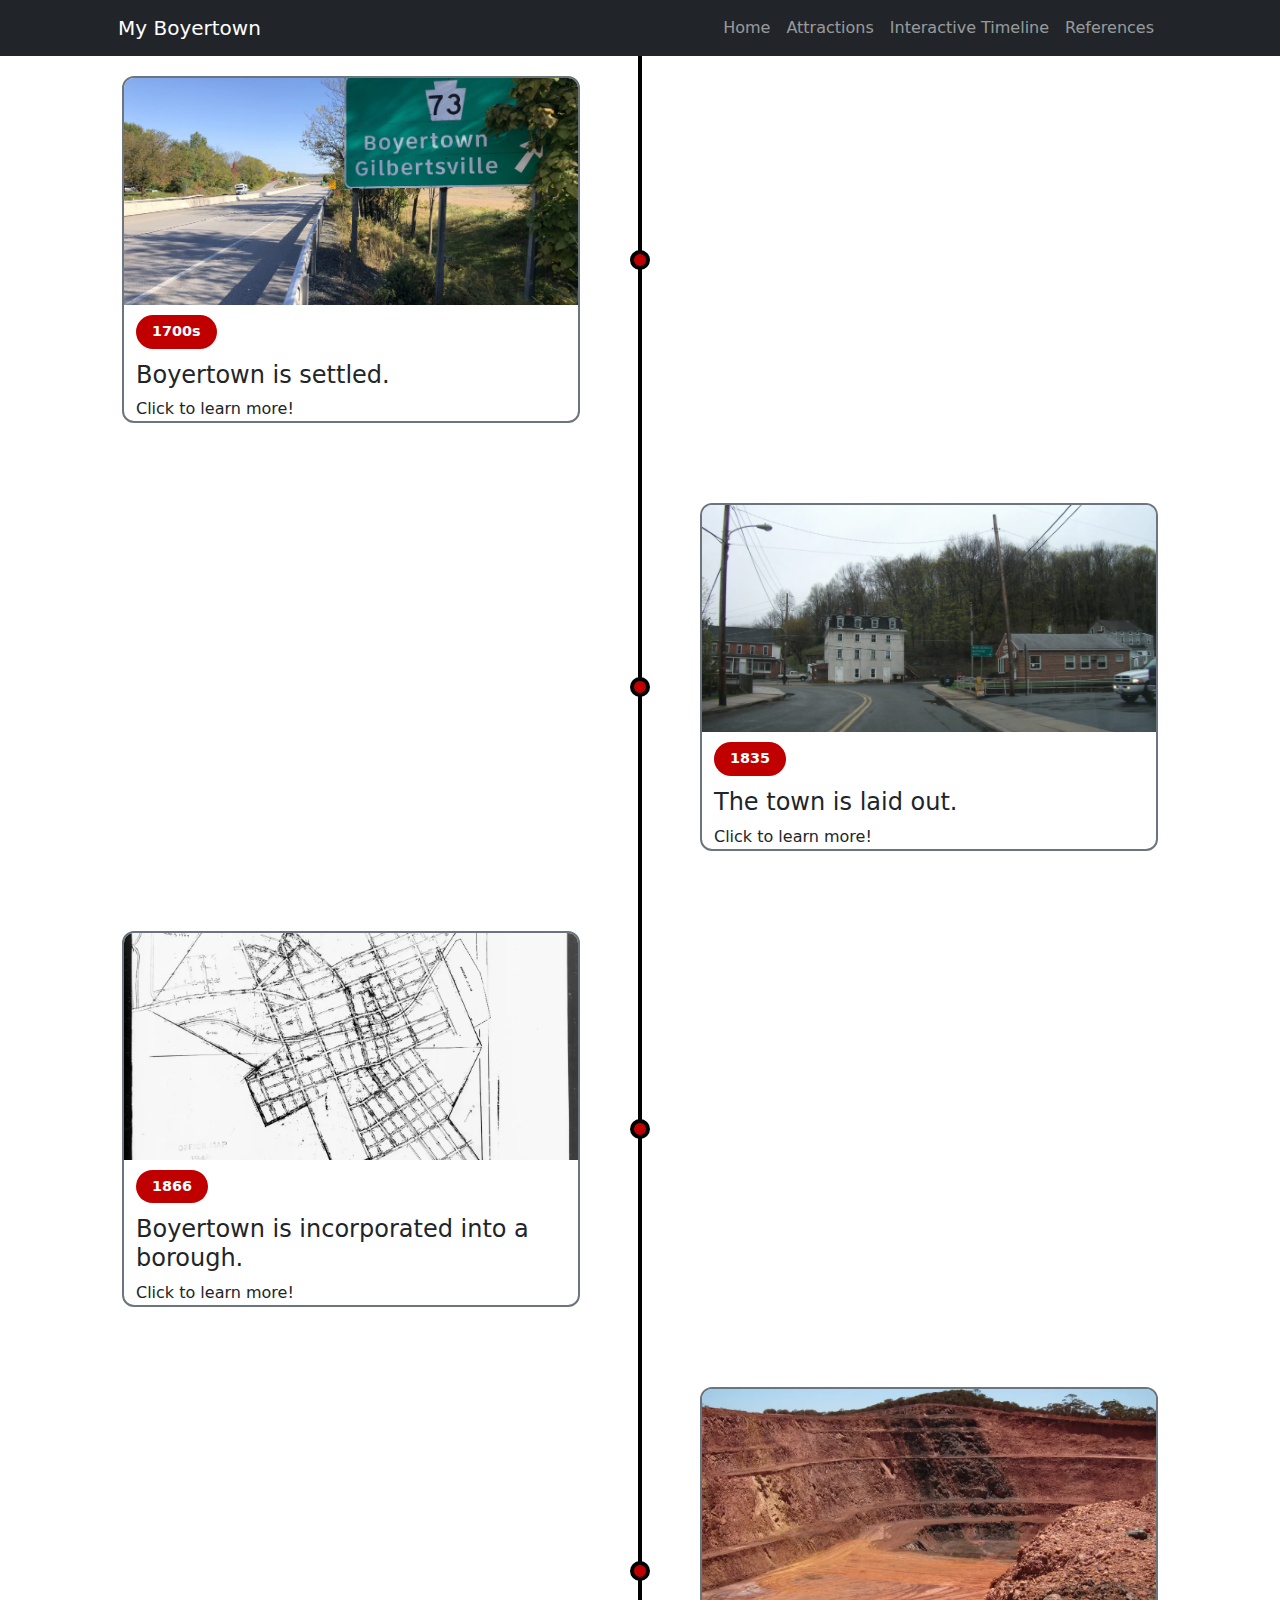
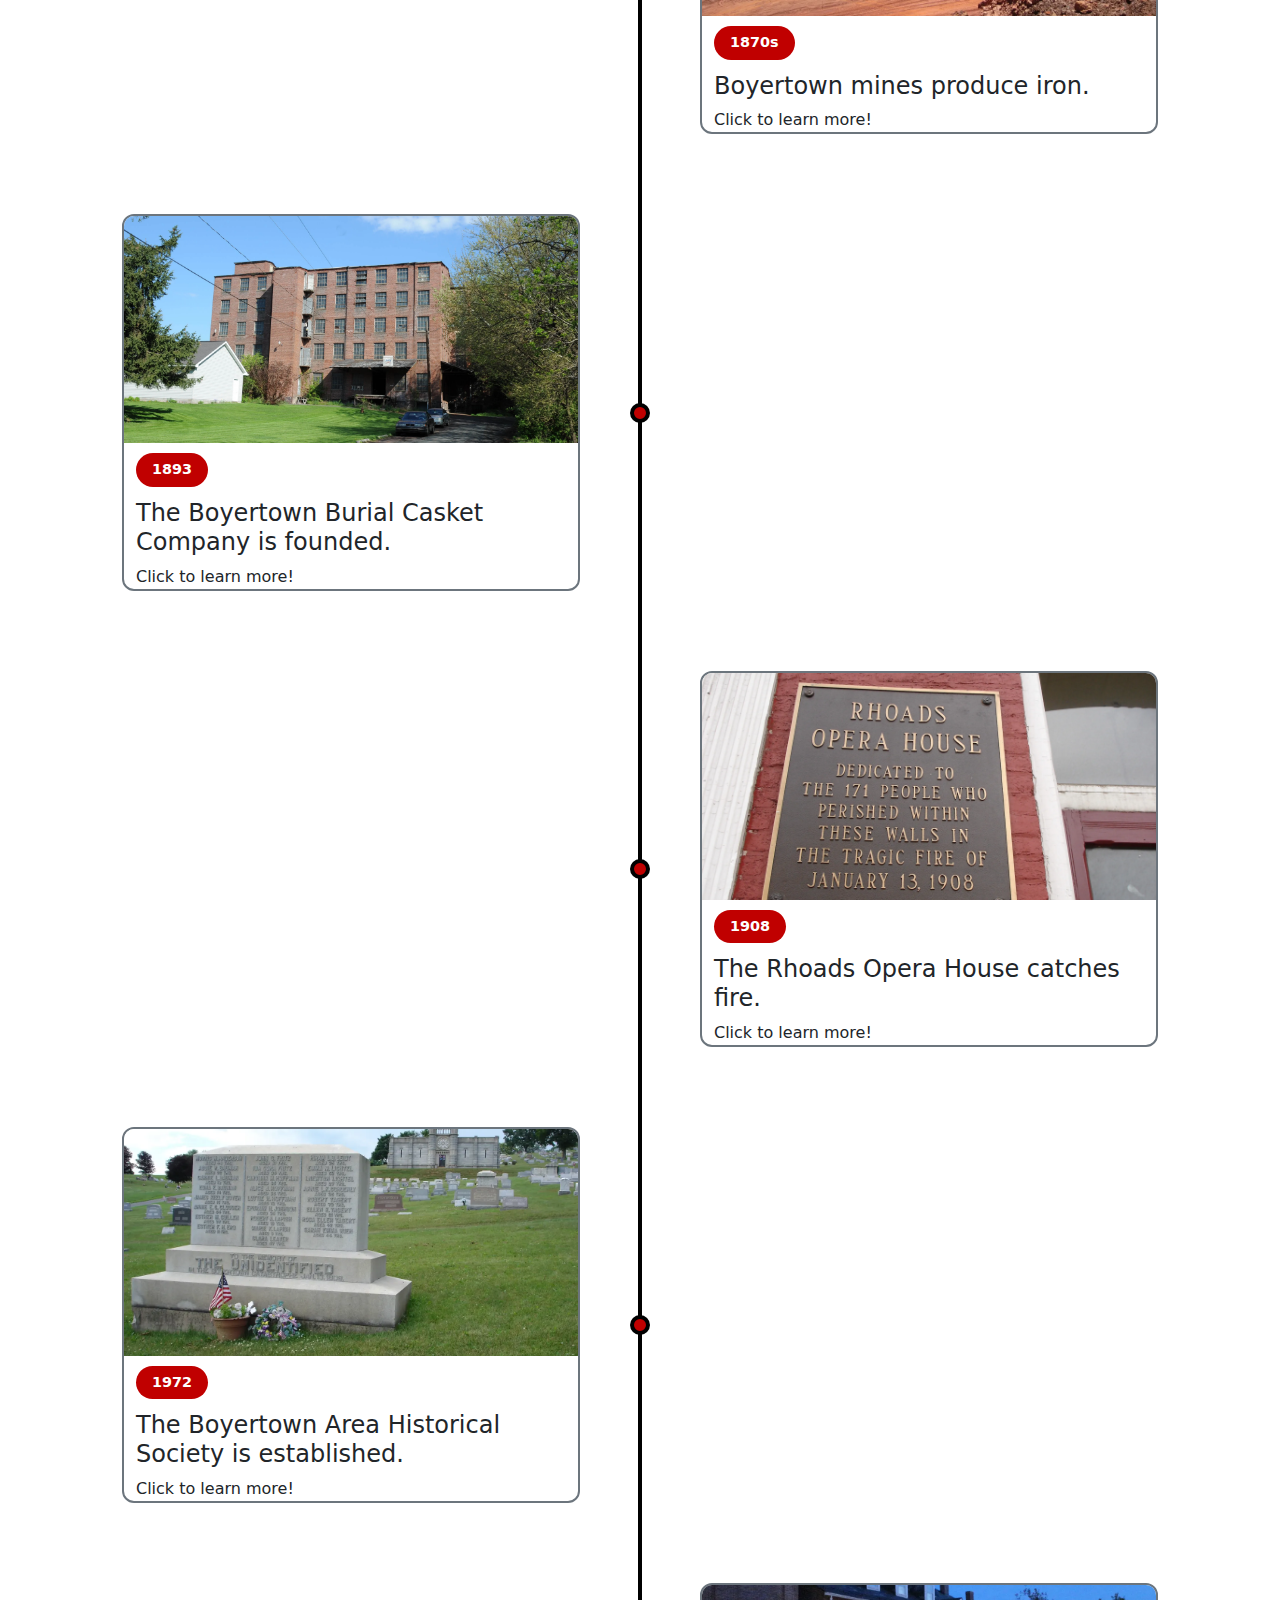
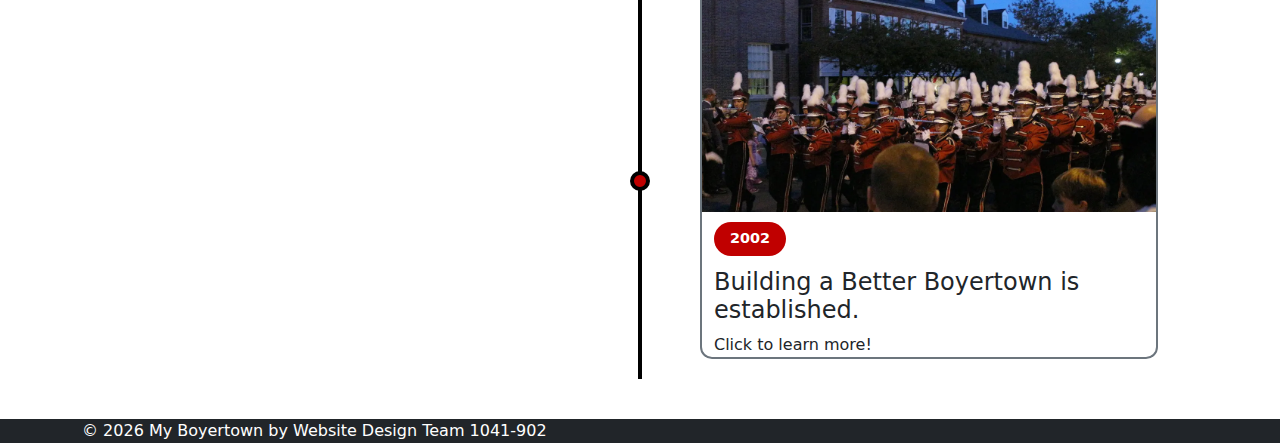
<file: timeline.html>
<!DOCTYPE html>
<html lang="en">

<head>
  <meta charset="utf-8" />
  <meta name="viewport" content="width=device-width, initial-scale=1, shrink-to-fit=no" />
  <meta name="description" content="" />
  <meta name="author" content="" />
  <title>My Boyertown</title>
  <link rel="icon" type="image/x-icon" href="assets/favicon.ico" />
  <link href="https://cdn.jsdelivr.net/npm/bootstrap-icons@1.5.0/font/bootstrap-icons.css" rel="stylesheet" />
  <link rel="stylesheet" href="https://cdn.jsdelivr.net/npm/bootstrap@5.3.2/dist/css/bootstrap.min.css">
  <link rel="stylesheet" href="css/custom.css">
  <link rel="stylesheet" href="css/timeline.css">
</head>

<body>
  <header>
    <nav class="navbar navbar-expand-lg bg-dark navbar-dark">
      <div class="container px-5">
        <a class="navbar-brand" href="index.html">My Boyertown</a>
        <button class="navbar-toggler" type="button" data-bs-toggle="collapse" data-bs-target="#navbarSupportedContent"
          aria-controls="navbarSupportedContent" aria-expanded="false" aria-label="Toggle navigation">
          <span class="navbar-toggler-icon"></span>
        </button>
        <div class="collapse navbar-collapse" id="navbarSupportedContent">
          <ul class="navbar-nav ms-auto mb-2 mb-lg-0">
            <li class="nav-item">
              <a class="nav-link" href="index.html">Home</a>
            </li>
            <li class="nav-item">
              <a class="nav-link" href="attractions.html">Attractions</a>
            </li>
            <li class="nav-item">
              <a class="nav-link" href="timeline.html">Interactive Timeline</a>
            </li>
            <li class="nav-item">
              <a class="nav-link" href="references.html">References</a>
            </li>
          </ul>
        </div>
      </div>
    </nav>
  </header>
  <main>
    <section class="tl-section">
      <div class="container position-relative">
        <div class="tl">
          <div class="tl-line"></div>
          <div class="tl-left">
            <div class="tl-dot"></div>
            <div class="tl-card card" data-bs-toggle="modal" data-bs-target="#tl1">
              <img class="tl-img" src="assets/images/history/1 Boyertown road sign.webp">
              <div class="tl-card-content card-content container">
                <span class="tl-year">1700s</span>
                <h4 class="tl-title">Boyertown is settled.</h4>
                <span class="tl-read-more"> Click to learn more!</span>
              </div>
            </div>
            <div class="modal fade" id="tl1" tabindex="-1" aria-hidden="true">
              <div class="modal-dialog">
                <div class="modal-content">
                  <div class="modal-body">
                    <img class="tl-img" src="assets/images/history/1 Boyertown road sign.webp">
                    <div class="tl-card-content card-content container">
                      <span class="tl-year">1700s</span>
                      <h2 class="tl-title">Boyertown is settled.</h2>
                      <p class="tl-description">
                        Boyertown was originally named Colebrookdale after the iron miners who settled in the area in
                        the 1700s.
                      </p>
                    </div>
                  </div>
                </div>
              </div>
            </div>
          </div>
          <div class="tl-right">
            <div class="tl-dot"></div>
            <div class="tl-card card" data-bs-toggle="modal" data-bs-target="#tl2">
              <img class="tl-img" src="assets/images/history/2 Bechtelsville.webp">
              <div class="tl-card-content card-content container">
                <span class="tl-year">1835</span>
                <h4 class="tl-title">The town is laid out.</h4>
                <span class="tl-read-more"> Click to learn more!</span>
              </div>
            </div>
            <div class="modal fade" id="tl2" tabindex="-1" aria-labelledby="exampleModalLabel" aria-hidden="true">
              <div class="modal-dialog">
                <div class="modal-content">
                  <div class="modal-body">
                    <img class="tl-img" src="assets/images/history/2 Bechtelsville.webp">
                    <div class="tl-card-content card-content container">
                      <span class="tl-year">1835</span>
                      <h2 class="tl-title">The town is laid out.</h2>
                      <p class="tl-description">
                        Henry and Daniel Boyer established the area’s first tavern and post office, leading to the
                        community being laid out in town lots by Joseph Eshbach, who had purchased it in 1835.
                      </p>
                    </div>
                  </div>
                </div>
              </div>
            </div>
          </div>
          <div class="tl-left">
            <div class="tl-dot"></div>
            <div class="tl-card card" data-bs-toggle="modal" data-bs-target="#tl3">
              <img class="tl-img" src="assets/images/history/3 borough.webp">
              <div class="tl-card-content card-content container">
                <span class="tl-year">1866</span>
                <h4 class="tl-title">Boyertown is incorporated into a borough.</h4>
                <span class="tl-read-more"> Click to learn more!</span>
              </div>
            </div>
            <div class="modal fade" id="tl3" tabindex="-1" aria-labelledby="exampleModalLabel" aria-hidden="true">
              <div class="modal-dialog">
                <div class="modal-content">
                  <div class="modal-body">
                    <img class="tl-img" src="assets/images/history/3 borough.webp">
                    <div class="tl-card-content card-content container">
                      <span class="tl-year">1866</span>
                      <h2 class="tl-title">Boyertown is incorporated into a borough.</h2>
                      <p class="tl-description">
                        In 1851, there was an attempt to incorporate the community as a borough, but it failed.
                        Boyertown was later incorporated as a borough after a second attempt in 1866, leading to the
                        first borough council in November of that year.
                      </p>
                    </div>
                  </div>
                </div>
              </div>
            </div>
          </div>
          <div class="tl-right">
            <div class="tl-dot"></div>
            <div class="tl-card card" data-bs-toggle="modal" data-bs-target="#tl4">
              <img class="tl-img" src="assets/images/history/4 iron ore.webp">
              <div class="tl-card-content card-content container">
                <span class="tl-year">1870s</span>
                <h4 class="tl-title">Boyertown mines produce iron.</h4>
                <span class="tl-read-more"> Click to learn more!</span>
              </div>
            </div>
            <div class="modal fade" id="tl4" tabindex="-1" aria-labelledby="exampleModalLabel" aria-hidden="true">
              <div class="modal-dialog">
                <div class="modal-content">
                  <div class="modal-body">
                    <img class="tl-img" src="assets/images/history/4 iron ore.webp">
                    <div class="tl-card-content card-content container">
                      <span class="tl-year">1870s</span>
                      <h2 class="tl-title">Boyertown mines produce iron.</h2>
                      <p class="tl-description">
                        The Boyertown mines were a principal producer of iron in Pennsylvania during the 1870s. This was
                        also marked as the most productive era for Boyertown, with 6,000 tons of iron ore being brought
                        to the surface every month. Mine shafts also reached depths of up to 600 feet during this time.
                      </p>
                    </div>
                  </div>
                </div>
              </div>
            </div>
          </div>
          <div class="tl-left">
            <div class="tl-dot"></div>
            <div class="tl-card card" data-bs-toggle="modal" data-bs-target="#tl5">
              <img class="tl-img" src="assets/images/history/5 casket company.webp">
              <div class="tl-card-content card-content container">
                <span class="tl-year">1893</span>
                <h4 class="tl-title">The Boyertown Burial Casket Company is founded.</h4>
                <span class="tl-read-more"> Click to learn more!</span>
              </div>
            </div>
            <div class="modal fade" id="tl5" tabindex="-1" aria-labelledby="exampleModalLabel" aria-hidden="true">
              <div class="modal-dialog">
                <div class="modal-content">
                  <div class="modal-body">
                    <img class="tl-img" src="assets/images/history/5 casket company.webp">
                    <div class="tl-card-content card-content container">
                      <span class="tl-year">1893</span>
                      <h2 class="tl-title">The Boyertown Burial Casket Company is founded.
                      </h2>
                      <p class="tl-description">
                        Founded in 1893, the Boyertown Burial Casket Company grew from a local casket company to the
                        second-largest company in the world. It was known for its unique design and made caskets for
                        famous figures such as Robert F. Kennedy and Harry Houdini. In the 1980s, environmental laws
                        were made, such as the Clean Air Act, which stopped manufacturing metal caskets. This led to
                        many layoffs. They later closed in 1988, one year after Anedco Funeral Supply Inc. acquired the
                        company.
                      </p>
                    </div>
                  </div>
                </div>
              </div>
            </div>
          </div>
          <div class="tl-right">
            <div class="tl-dot"></div>
            <div class="tl-card card" data-bs-toggle="modal" data-bs-target="#tl6">
              <img class="tl-img" src="assets/images/history/6 opera house plaque.webp">
              <div class="tl-card-content card-content container">
                <span class="tl-year">1908</span>
                <h4 class="tl-title">The Rhoads Opera House catches fire.</h4>
                <span class="tl-read-more"> Click to learn more!</span>
              </div>
            </div>
            <div class="modal fade" id="tl6" tabindex="-1" aria-labelledby="exampleModalLabel" aria-hidden="true">
              <div class="modal-dialog">
                <div class="modal-content">
                  <div class="modal-body">
                    <img class="tl-img" src="assets/images/history/6 opera house plaque.webp">
                    <div class="tl-card-content card-content container">
                      <span class="tl-year">1908</span>
                      <h2 class="tl-title">The Rhoads Opera House catches fire.</h2>
                      <p class="tl-description">
                        A fire took place on January 13, 1908, at the Rhoads Opera House. This resulted in the deaths of
                        171 people and injuries to 75 other people, who included men, women, and children. This disaster
                        affected everyone in Pennsylvania and prompted a stricter fire safety law in Pennsylvania,
                        leading to doors having to be opened outwards and remain unlocked.
                      </p>
                    </div>
                  </div>
                </div>
              </div>
            </div>
          </div>
          <div class="tl-left">
            <div class="tl-dot"></div>
            <div class="tl-card card" data-bs-toggle="modal" data-bs-target="#tl7">
              <img class="tl-img" src="assets/images/history/7 memorial.webp">
              <div class="tl-card-content card-content container">
                <span class="tl-year">1972</span>
                <h4 class="tl-title">The Boyertown Area Historical Society is established.</h4>
                <span class="tl-read-more"> Click to learn more!</span>
              </div>
            </div>
            <div class="modal fade" id="tl7" tabindex="-1" aria-labelledby="exampleModalLabel" aria-hidden="true">
              <div class="modal-dialog">
                <div class="modal-content">
                  <div class="modal-body">
                    <img class="tl-img" src="assets/images/history/7 memorial.webp">
                    <div class="tl-card-content card-content container">
                      <span class="tl-year">1972</span>
                      <h2 class="tl-title">The Boyertown Area Historical Society is established.</h2>
                      <p class="tl-description">
                        Established in 1972 the Boyertown Area Historical Society was established. Its main building was
                        constructed in 1903 as a home for an industrialist named George Usher, but it later served as a
                        church before becoming the Boyertown Area Historical Society. This building exhibits the history
                        of Boyertown and covers a wide variety of topics.
                      </p>
                    </div>
                  </div>
                </div>
              </div>
            </div>
          </div>
          <div class="tl-right">
            <div class="tl-dot"></div>
            <div class="tl-card card" data-bs-toggle="modal" data-bs-target="#tl8">
              <img class="tl-img" src="assets/images/history/8 Halloween parade.webp">
              <div class="tl-card-content card-content container">
                <span class="tl-year">2002</span>
                <h4 class="tl-title">Building a Better Boyertown is established.</h4>
                <span class="tl-read-more"> Click to learn more!</span>
              </div>
            </div>
            <div class="modal fade" id="tl8" tabindex="-1" aria-labelledby="exampleModalLabel" aria-hidden="true">
              <div class="modal-dialog">
                <div class="modal-content">
                  <div class="modal-body">
                    <img class="tl-img" src="assets/images/history/8 Halloween parade.webp">
                    <div class="tl-card-content card-content container">
                      <span class="tl-year">2002</span>
                      <h2 class="tl-title">Building a Better Boyertown is established.</h2>
                      <p class="tl-description">
                        Building a Better Boyertown is a non-profit organization that was set out to preserve the
                        history of Boyertown. Established in 2002, the organization still runs today and has made major
                        changes to the neighborhood. They have made downtown Boyertown a clean, walkable hub of activity
                        and host many community events.
                      </p>
                    </div>
                  </div>
                </div>
              </div>
            </div>
          </div>
        </div>
      </div>
    </section>
  </main>
  <footer>
    <div class="bg-dark text-white">
      <div class="container">
        <span>© 2026 My Boyertown by Website Design Team 1041-902</span>
      </div>
    </div>
  </footer>
  <script src="https://cdn.jsdelivr.net/npm/bootstrap@5.2.3/dist/js/bootstrap.bundle.min.js"></script>
</body>

</html>
</file>
<file: css/custom.css>
:root {
  --bs-blue: #0d6efd;
  --bs-indigo: #6610f2;
  --bs-purple: #6f42c1;
  --bs-pink: #d63384;
  --bs-red: #dc3545;
  --bs-orange: #fd7e14;
  --bs-yellow: #ffc107;
  --bs-green: #198754;
  --bs-teal: #20c997;
  --bs-cyan: #0dcaf0;
  --bs-black: #000;
  --bs-white: #fff;
  --bs-gray: #6c757d;
  --bs-gray-dark: #343a40;
  --bs-gray-100: #f8f9fa;
  --bs-gray-200: #e9ecef;
  --bs-gray-300: #dee2e6;
  --bs-gray-400: #ced4da;
  --bs-gray-500: #adb5bd;
  --bs-gray-600: #6c757d;
  --bs-gray-700: #495057;
  --bs-gray-800: #343a40;
  --bs-gray-900: #212529;
  --bs-primary: #c00000;
  --bs-secondary: #000000;
  --bs-success: #198754;
  --bs-info: #0dcaf0;
  --bs-warning: #ffc107;
  --bs-danger: #dc3545;
  --bs-light: #f8f9fa;
  --bs-dark: #212529;
  --bs-primary-rgb: 192, 0, 0;
  --bs-secondary-rgb: 0, 0, 0; 
  --bs-success-rgb: 25, 135, 84;
  --bs-info-rgb: 13, 202, 240;
  --bs-warning-rgb: 255, 193, 7;
  --bs-danger-rgb: 220, 53, 69;
  --bs-light-rgb: 248, 249, 250;
  --bs-dark-rgb: 33, 37, 41;
  --bs-white-rgb: 255, 255, 255;
  --bs-black-rgb: 0, 0, 0;
  --bs-body-color-rgb: 33, 37, 41;
  --bs-body-bg-rgb: 255, 255, 255;
  --bs-font-sans-serif: system-ui, -apple-system, "Segoe UI", Roboto, "Helvetica Neue", "Noto Sans", "Liberation Sans", Arial, sans-serif, "Apple Color Emoji", "Segoe UI Emoji", "Segoe UI Symbol", "Noto Color Emoji";
  --bs-font-monospace: SFMono-Regular, Menlo, Monaco, Consolas, "Liberation Mono", "Courier New", monospace;
  --bs-gradient: linear-gradient(180deg, rgba(255, 255, 255, 0.15), rgba(255, 255, 255, 0));
  --bs-body-font-family: var(--bs-font-sans-serif);
  --bs-body-font-size: 1rem;
  --bs-body-font-weight: 400;
  --bs-body-line-height: 1.5;
  --bs-body-color: #212529;
  --bs-body-bg: #fff;
  --bs-border-width: 1px;
  --bs-border-style: solid;
  --bs-border-color: #dee2e6;
  --bs-border-color-translucent: rgba(0, 0, 0, 0.175);
  --bs-border-radius: 0.375rem;
  --bs-border-radius-sm: 0.25rem;
  --bs-border-radius-lg: 0.5rem;
  --bs-border-radius-xl: 1rem;
  --bs-border-radius-2xl: 2rem;
  --bs-border-radius-pill: 50rem;
  --bs-link-color: #0d6efd;
  --bs-link-hover-color: #0a58ca;
  --bs-code-color: #d63384;
  --bs-highlight-bg: #fff3cd;
}
html {
  height: 100%;
}
main {
  min-height: calc(100vh - 80px);
}
</file>
<file: css/timeline.css>
.tl-line {
    position: absolute;
    left: 50%;
    transform: translateX(-50%);
    /* I did this to correct the two pixels off*/
    width: 4px;
    height: 100%;
    background-color: var(--bs-black);
    top: 0;
}

.tl-left, .tl-right {
    position: relative;
    padding-top: 20px;
    padding-bottom: 20px;
    padding-left: 40px;
    padding-right: 60px;
    margin-bottom: 40px;
    left: 0;
}
.tl-dot {
    display: none;
}

.tl-left .tl-dot {
    right: -10px;
}

.tl-right .tl-dot {
    left: -10px;
}

.tl-dot:hover {
    transform: scale(1.3);
}

.tl-card {
    background-color: var(--bs-white);
    border-radius: 12px;
    overflow: hidden;
    /*Hides the rest of text*/
    cursor: pointer;
    transition: all 0.3s ease;
    border: 2px solid var(--bs-gray);
}

.tl-card:hover {
    transform: translateY(-5px);
    border-color: var(--bs-black);
}

.tl-img {
    width: 100%;
    aspect-ratio: 2;
    object-fit: cover;
    margin-bottom: 10px;
}

.tl-year {
    display: inline-block;
    background-color: var(--bs-primary);
    color: var(--bs-white);
    padding: 6px 16px;
    border-radius: 20px;
    font-size: 0.9rem;
    font-weight: 600;
    margin-bottom: 12px;
}

@media (min-width: 1000px) {
    .tl-left {
        width: 50%;
    }

    .tl-right {
        width: 50%;
        padding-left: 60px;
        padding-right: 40px;
        left: 50%;
    }

    .tl-dot {
        position: absolute;
        width: 20px;
        height: 20px;
        background-color: var(--bs-primary);
        border: 4px solid var(--bs-black);
        border-radius: 50%;
        top: 50%;
        z-index: 1;
        transition: all 0.3s ease;
        display:block;
    }

}
</file>
